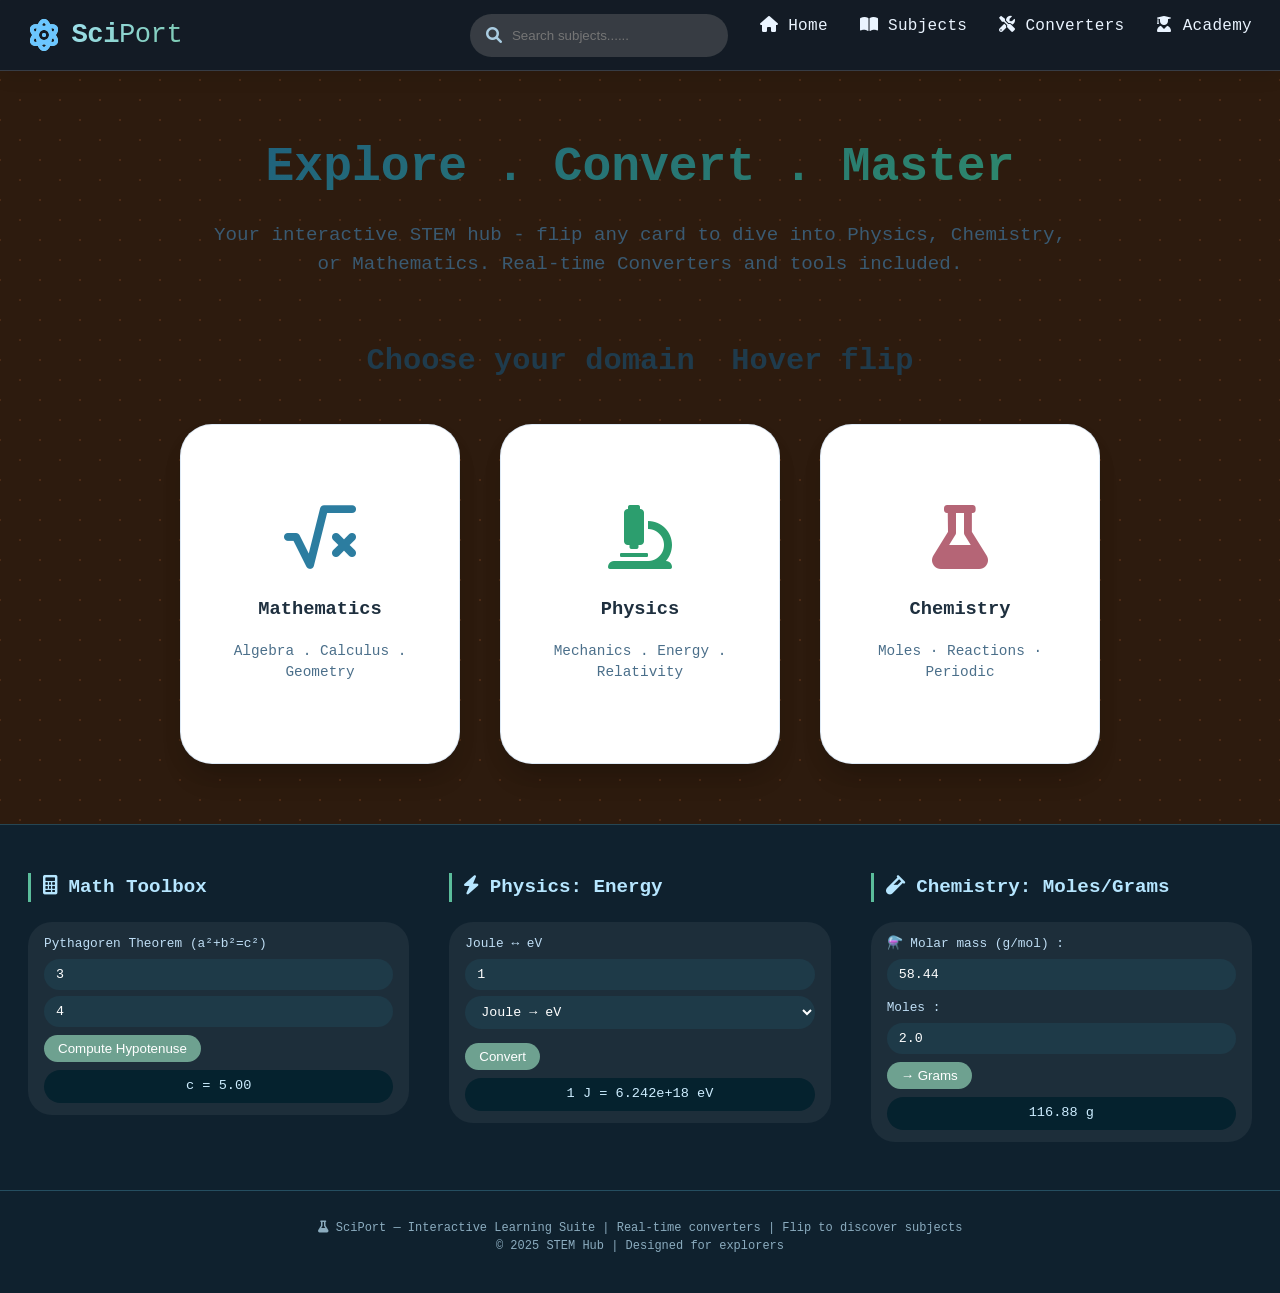
<file: pdf.3/index.html>
<!DOCTYPE html>
<html lang="en">
<head>
    <link rel="stylesheet" href="index.css">
    <meta charset="UTF-8">
    <meta name="viewport" content="width=device-width, initial-scale=1.0, user-scalable=yes">
    <title>PCM</title>
   
  <link href="https://fonts.googleapis.com/css2?family=Inter:opsz,wght@14..32,300;400;500;600;700;800&display=swap" rel="stylesheet">
  <link rel="stylesheet" href="https://cdnjs.cloudflare.com/ajax/libs/font-awesome/6.0.0-beta3/css/all.min.css">

</head>
<body>

    <nav class="navbar">
        <div class="nav-container">
            <div class="logo">
                <i class="fas fa-atom"></i>
                <span>Sci<span style="font-weight:500">Port</span></span>
            </div>
            <div class="nav-links">
                <div class="nav-search-wrapper" style="margin-left: auto;">
                    <div style="background: rgba(255, 255, 240, 0.15); border-radius: 60px; padding: 6px 16px; display: flex; align-items: center; gap: 10px;">
                        <i class="fas fa-search" style="color: #aacde2;"></i>
                        <input type="text" id="navSearch" placeholder="Search subjects......" style="background: transparent; border: none; color: white; outline: none; padding: 8px 0; width: 200px;">
                    </div>
                </div>
                <a href="#"><i class="fas fa-home"></i> Home</a>
                <a href="#subjects"><i class="fas fa-book-open"></i> Subjects</a>
                <a href="#footer-tools"><i class="fas fa-tools"></i> Converters</a>
                <a href="#"><i class="fas fa-user-graduate"></i> Academy</a>
            </div>
        </div>
    </nav>

    <main>
        <div class="hero">
            <h1>Explore . Convert . Master</h1>
            <p>Your interactive STEM hub - flip any card to dive into Physics, Chemistry, or Mathematics. Real-time Converters and  tools included. </p>

        </div>

        <div class="flip-section" id="subjects">
            <div class="section-title"> Choose your domain <i class="fas fa-arrows-spin"></i> Hover flip</div>
            <div class="flip-grid">

                <div class="flip-card">
                    <div class="flip-card-inner">
                        <div class="flip-front math-front">
                            <i class="fas fa-square-root-alt"></i>
                            <h3>Mathematics</h3>
                            <p style="font-size: 0.9rem; color: #4b6f8a;">Algebra . Calculus . Geometry</p>
                        </div>
                        <div class="flip-back">
                            <i class="fas fa-chalkboard-user" style="font-size: 2.5em;"></i>
                            <p>Equations solvers, trig tools, matrix basics and more. Dive into math world.</p>
                            <a href="math/math.html" class="btn-explore" id="mathPageLink">Explore Math</a>                            
                        </div>
                    </div>
                </div> 

                <div class="flip-card">
                    <div class="flip-card-inner">
                        <div class="flip-front physics-front">
                            <i class="fas fa-microscope"></i>
                            <h3>Physics</h3>
                            <p style="font-size: 0.9em; color: #4b6f8a;">Mechanics . Energy . Relativity</p>
                        </div>
                        <div class="flip-back">
                            <i class="fas fa-gravity" style="font-size:2.5rem;"></i>
                            <p>Unit Converters, motion laws, quantum hints – interactive physics lab.</p>
                            <a href="#" class="btn-explore" id="physicsPageLink">Explore Physics →</a>
                        </div>
                    </div>
                </div>

                <!-- chemistry-->
                 <div class="flip-card">
                    <div class="flip-card-inner">
                        <div class="flip-front chem-front">
                            <i class="fas fa-flask"></i>
                            <h3>Chemistry</h3>
                            <p style="font-size:0.9rem; color:#4b6f8a;">Moles · Reactions · Periodic</p>
                        </div>
                        <div class="flip-back">
                            <i class="fas fa-dna" style="font-size: 2.5rem;"></i>
                            <p>Molarity, stoichiometry, concentration tools & organic chem resources.</p>
                            <a href="#" class="btn-explore" id="chemPageLink">Explore Chemistry →</a>
                        </div>
                    </div>
                 </div>
            </div>
        </div>
    </main>

    <footer class="footer-tools" id="footer-tools">
        <div class="footer-container">
            <div class="footer-col">
                <h4><i class="fas fa-calculator"></i> Math Toolbox</h4>
                <div class="tool-item">
                    <label >  Pythagoren Theorem (a²+b²=c²)</label>
                    <input type="number" id="footMathA" placeholder="Leg a" value="3" step="any">
                    <input type="number" id="footMathB" placeholder="Leg b" value="4" step="any" style="margin-top:6px;">
                    <button id="footHypBtn">Compute Hypotenuse</button>
                    <div class="result-badge" id="footMathResult"> c = 5.00</div>
                </div>
            </div>

            <div class="footer-col">
                <h4><i class="fas fa-bolt"></i> Physics: Energy</h4>
                <div class="tool-item">
                    <label> Joule ↔ eV </label>
                    <input type="number" id="footEnergyVal" placeholder="Energy" value="1">
                    <select id="footEnergyDir" style="background: #1e3a48; margin: 6px 0;">
                        <option value="JtoeV">Joule → eV</option>
                        <option value="eVtoJ">eV → Joules</option>
                    </select>
                    <button id="footEnergyConv">Convert</button>
                    <div class="result-badge" id="footEnergyRes">1 J = 6.242e+18 eV</div>
                </div>
            </div>

            <div class="footer-col">
                <h4><i class="fas fa-vial"></i> Chemistry: Moles/Grams</h4>
                <div class="tool-item">
                 <label>⚗️ Molar mass (g/mol) :</label>
                 <input type="number" id="footMolarMass" placeholder="e.g., 58.44" value="58.44">
                 <label style="margin-top: 8px;">Moles :</label>
                 <input type="number" id="footMoles" placeholder="mol" value="2.0">
                 <button id="footCalcGrams">→ Grams</button>
                 <div class="result-badge" id="footGramResult">116.88 g</div>
               </div>
            </div>
        </div>
        <div class="copyright">
           <i class="fas fa-flask"></i> SciPort — Interactive Learning Suite | Real-time converters | Flip to discover subjects<br>
            © 2025 STEM Hub | Designed for explorers
        </div>
    </footer>
    <script src="index.js"></script>

</body>
</html>
</file>
<file: pdf.3/index.css>
*{
    margin: 0;
    padding: 0;
    box-sizing: border-box;
}

body {
    font-family: 'Courier New', 'Inter', monospace;
    background: #2d1b0e;
    background-image: radial-gradient(#4a2a16 1px, transparent 1px),radial-gradient(#4a2a16 1px, transparent 1px);
    background-size: 40px 40px;
    background-position: 0 0, 20px 20px;
    color: #1e2f3e;
    line-height: 1.5;
    min-height: 100vh;
    display: flex;
    flex-direction: column;
}

.navbar {
    background: rgba(18, 28, 40, 0.92);
    backdrop-filter: blur(12px);
    box-shadow: 0 6px 18px rgba(0, 0, 0, 0.08);
    position: sticky;
    top: 0;
    z-index: 1000;
    border-bottom: 1px solid rgba(255, 255, 255, 0.15);

}

.nav-container {
    max-width: 1300px;
    margin: 0 auto;
    padding: 0 28px;
    display: flex;
    align-items: center;
    justify-content: space-between;
    flex-wrap: wrap;
    gap: 16px;
    min-height: 70px;
}

.logo {
    display: flex;
    align-items: center;
    gap: 12px;
    font-weight: 800;
    font-size: 1.7rem;
    letter-spacing: -0.5px;
    background: linear-gradient(125deg, #a8e6ff, #7bc9b0);
    background-clip: text;
    -webkit-background-clip: text ;
    color: transparent;
}

 .logo i {
    font-size: 2rem;
    color: #6bc6ff;
    background: none;
    -webkit-background-clip: unset;
 }

.nav-links {
    display: flex;
    gap: 32px;
}

.nav-links a {
    text-decoration: none;
    font-weight: 500;
    color: #eaf4ff;
    transition: 0.2s;
    font-size: 1rem;
    letter-spacing: 0.3px;
}

.nav-links a:hover {
    color: #9fd3ff;
    transform: translateY(-1px);
}

.hero {
    text-align: center;
    padding: 60px 20px 40px;
    max-width: 900px;
    margin: 0 auto;
}

.hero h1 {
    font-size: 3rem;
    font-weight: 800;
    background: linear-gradient(145deg, #1f5f7e, #2f8b6b);
    background-clip: text;
    -webkit-background-clip: text;
    color: transparent;
}

.hero p {
    font-size: 1.2rem;
    color: #3a5a72;
    margin-top: 18px;
}

.flip-section {
    max-width: 1200px;
    margin: 20px auto 60px;
    padding: 0 24px;
}

.section-title {
    text-align: center;
    font-size: 1.9rem;
    font-weight: 700;
    margin-bottom: 40px;
    color: #1f3b4c;
}

.flip-grid {
    display: flex;
    flex-wrap: wrap;
    justify-content: center;
    gap: 40px;
}

.flip-card {
    background-color: transparent;
    width: 280px;
    height: 340px;
    perspective: 1500px;
    cursor: pointer;
}

.flip-card-inner {
    position: relative;
    width: 100%;
    height: 100%;
    text-align: center;
    transition: transform 0.7s cubic-bezier(0.23, 1, 0.32, 1);
    transform-style: preserve-3d;
    border-radius: 32px;
    box-shadow: 0 20px 30px -12px rgba(0, 0, 0, 0.2);

}

.flip-card:hover .flip-card-inner {
    transform: rotateY(180deg);
}

.flip-front, .flip-back {
    position: absolute;
    width: 100%;
    height: 100%;
    backface-visibility: hidden;
    border-radius: 32px;
    padding: 32px 20px;
    display: flex;
    flex-direction: column;
    justify-content: center;
    align-items: center;
    gap: 18px;
    
}

.flip-front {
    background: white;
    border: 1px solid rgba(200, 220, 240, 0.6);
    box-shadow: 0 10px 20px rgba(0, 0, 0, 0.05);
}

.flip-back {
    background: linear-gradient(145deg, #1e2f3c, #14222e );
    color: white;
    transform: rotateY(180deg);
    font-weight: 500;

}

.flip-front i {
    font-size: 4rem;
    margin-bottom: 8px;
}

.flip-back p {
    font-size: 1rem;
    line-height: 1.4;
    margin-bottom: 20px;
}

.flip-back .btn-explore {
    background: rgba(255, 255, 255, 0.2);
    backdrop-filter: blur(4px);
    padding: 10px 24px;
    border-radius: 60px;
    color: white;
    text-decoration: none;
    font-weight: 600;
    transition: 0.2s;
    display: inline-block;
    border: 1px solid rgba(255, 255, 255, 0.3);
}

.flip-back .btn-explore:hover {
    background: white;
    color: #1e2f3c;
    transform: scale(1.02);
}

.math-front i { color: #2c7da0;}
.physics-front i { color: #2c9e6e;}
.chem-front i { color: #b56576;}

.footer-tools {
    background: #0f212e;
    margin-top: auto;
    color: #cdedff;
    padding: 48px 0 28px;
    border-top: 1px solid #264653;
}

.footer-container {
    max-width: 1300px;
    margin: 0 auto;
    padding: 0 28px;
    display: flex;
    flex-wrap: wrap;
    justify-content: space-between;
    gap: 40px;
}

.footer-col {
    flex: 1;
    min-width: 220px;
}

.footer-col h4 {
    font-size: 1.2rem;
    font-weight: 600;
    margin-bottom: 20px;
    color: #b6e6ff;
    border-left: 3px solid #5bbd9b;
    padding-left: 12px;
}

.tool-item {
    margin-bottom: 16PX;
    background: rgba(255, 255, 255, 0.06);
    padding: 12px 16px;
    border-radius: 24px;
    transition: 0.2s;
}

.tool-item label {
    font-size: 0.8rem;
    font-weight: 500;
    display: block;
    margin-bottom: 6px;
    color: #bfdef5;
}

.tool-item input, .tool-item select {
    width: 100%;
    padding: 8px 12px;
    border-radius: 40px;
    border: none;
    background: #1e3a48;
    color: white;
    font-family: monospace;
    outline: none;
}

.tool-item button {
    margin-top: 8px;
    background: #6ea190;
    border: none;
    padding: 6px 14px;
    border-radius: 30px;
    color: white;
    font-weight: 500;
    cursor: pointer;
    transition: 0.2s;
}

.tool-item button:hover {
    background: #56b08f;

}


.result-badge {
    margin-top: 8px;
    font-size: 0.85rem;
    background: #05222e;
    padding: 6px 12px;
    border-radius: 28px;
    text-align: center;
}

.copyright {
    text-align: center;
    padding: 28px 20px 10px;
    font-size: 0.75rem;
    border-top: 1px solid #254e60;
    margin-top: 32px;
    color: #8bacbf;
}

@media (max-width: 750px) {
    .nav-container {
        flex-direction: column;
        padding: 12px 20px;

    }
    .hero h1 {
        font-size: 2.2rem;
    }
    .flip-card {
        width: 260px;
        height: 320px;
    }
}
</file>
